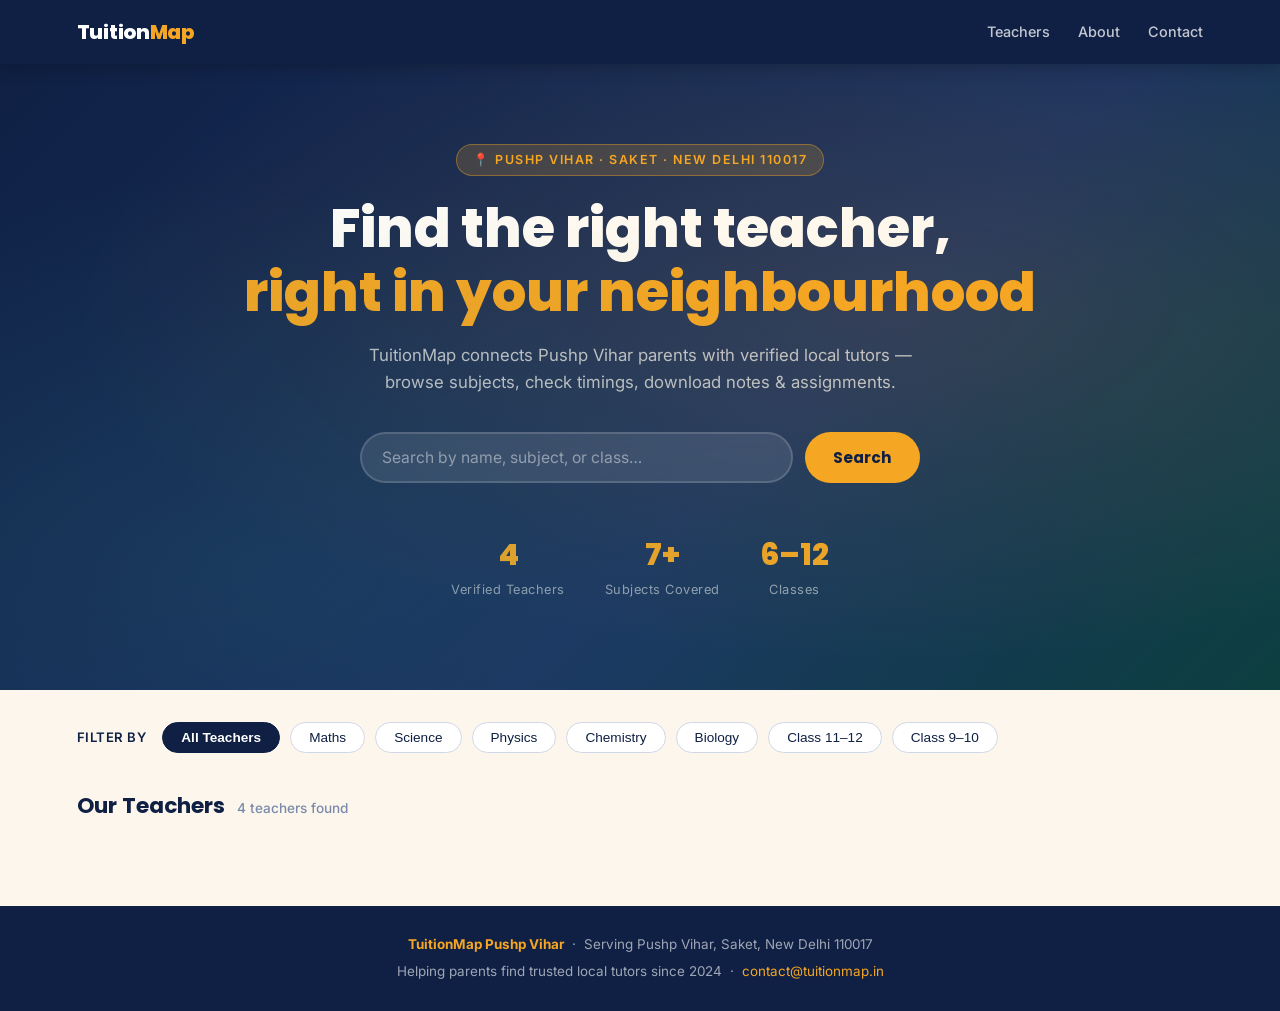
<file: index.html>
<!DOCTYPE html>
<html lang="en">
<head>
  <meta charset="UTF-8" />
  <meta name="viewport" content="width=device-width, initial-scale=1.0" />
  <title>TuitionMap Pushp Vihar — Find Your Teacher</title>
  <link href="https://fonts.googleapis.com/css2?family=Poppins:wght@400;600;700;800&family=Inter:wght@400;500;600&display=swap" rel="stylesheet" />
  <link rel="stylesheet" href="style.css" />
</head>
<body>

<!-- NAV -->
<nav>
  <div class="nav-logo">Tuition<span>Map</span></div>
  <ul class="nav-links">
    <li><a href="#teachers">Teachers</a></li>
    <li><a href="#about">About</a></li>
    <li><a href="mailto:contact@tuitionmap.in">Contact</a></li>
  </ul>
</nav>

<!-- HERO -->
<section class="hero">
  <div class="hero-eyebrow">📍 Pushp Vihar · Saket · New Delhi 110017</div>
  <h1>Find the right teacher,<br/><em>right in your neighbourhood</em></h1>
  <p>TuitionMap connects Pushp Vihar parents with verified local tutors — browse subjects, check timings, download notes &amp; assignments.</p>
  <div class="search-bar">
    <input type="text" id="heroSearch" placeholder="Search by name, subject, or class…" oninput="filterTeachers()" />
    <button onclick="filterTeachers()">Search</button>
  </div>
  <div class="hero-stats">
    <div class="stat"><div class="stat-num">4</div><div class="stat-label">Verified Teachers</div></div>
    <div class="stat"><div class="stat-num">7+</div><div class="stat-label">Subjects Covered</div></div>
    <div class="stat"><div class="stat-num">6–12</div><div class="stat-label">Classes</div></div>
  </div>
</section>

<!-- FILTERS -->
<div class="filters-section">
  <span class="filters-label">Filter by</span>
  <button class="filter-chip active" onclick="setFilter('all', this)">All Teachers</button>
  <button class="filter-chip" onclick="setFilter('maths', this)">Maths</button>
  <button class="filter-chip" onclick="setFilter('science', this)">Science</button>
  <button class="filter-chip" onclick="setFilter('physics', this)">Physics</button>
  <button class="filter-chip" onclick="setFilter('chemistry', this)">Chemistry</button>
  <button class="filter-chip" onclick="setFilter('biology', this)">Biology</button>
  <button class="filter-chip" onclick="setFilter('class 11', this)">Class 11–12</button>
  <button class="filter-chip" onclick="setFilter('class 9', this)">Class 9–10</button>
</div>

<!-- HEADING -->
<div class="section-heading" id="teachers">
  <h2>Our Teachers</h2>
  <span class="result-count" id="resultCount">4 teachers found</span>
</div>

<!-- GRID -->
<div class="grid" id="teacherGrid"></div>
<div class="no-results" id="noResults">
  <h3>No teachers found</h3>
  <p>Try a different subject or class filter.</p>
</div>

<!-- MODAL -->
<div class="overlay" id="overlay" onclick="closeModal(event)">
  <div class="modal" id="modal"></div>
</div>

<!-- FOOTER -->
<footer id="about">
  <p><strong>TuitionMap Pushp Vihar</strong> &nbsp;·&nbsp; Serving Pushp Vihar, Saket, New Delhi 110017</p>
  <p style="margin-top:6px;">Helping parents find trusted local tutors since 2024 &nbsp;·&nbsp;
    <a href="mailto:contact@tuitionmap.in" style="color:var(--saffron);text-decoration:none;">contact@tuitionmap.in</a>
  </p>
</footer>

<script src="script.js"></script>
</body>
</html>
</file>
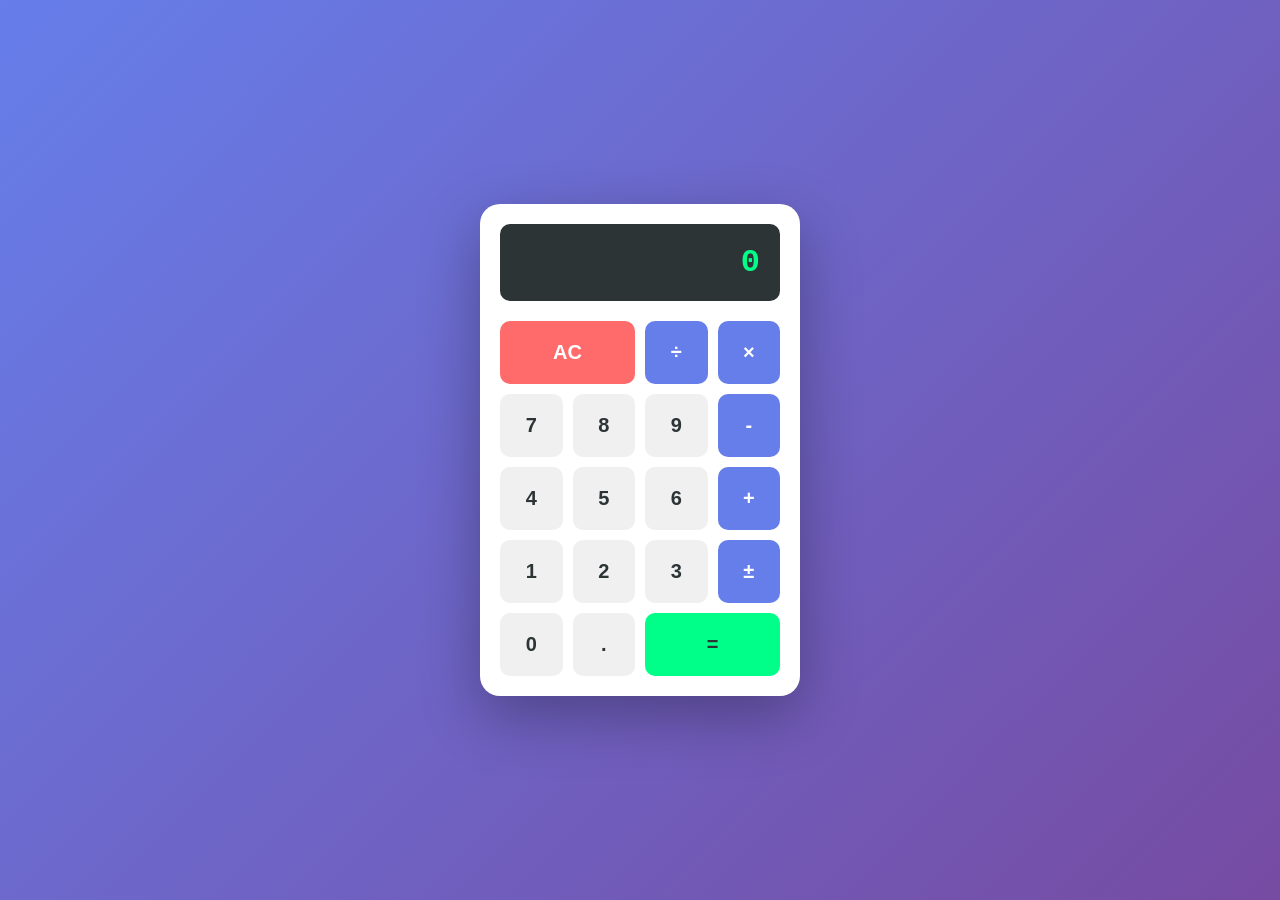
<file: calculator.html>
<!DOCTYPE html>
<html lang="en">
<head>
    <meta charset="UTF-8">
    <meta name="viewport" content="width=device-width, initial-scale=1.0">
    <title>Simple Calculator</title>
    <style>
        * {
            margin: 0;
            padding: 0;
            box-sizing: border-box;
        }

        body {
            display: flex;
            justify-content: center;
            align-items: center;
            min-height: 100vh;
            background: linear-gradient(135deg, #667eea 0%, #764ba2 100%);
            font-family: 'Segoe UI', Tahoma, Geneva, Verdana, sans-serif;
        }

        .calculator {
            background: white;
            border-radius: 20px;
            box-shadow: 0 20px 60px rgba(0, 0, 0, 0.3);
            padding: 20px;
            width: 320px;
        }

        .display {
            background: #2d3436;
            color: #00ff88;
            font-size: 32px;
            padding: 20px;
            border-radius: 10px;
            text-align: right;
            margin-bottom: 20px;
            word-wrap: break-word;
            word-break: break-all;
            min-height: 60px;
            display: flex;
            align-items: center;
            justify-content: flex-end;
            font-weight: bold;
            font-family: 'Courier New', monospace;
        }

        .buttons {
            display: grid;
            grid-template-columns: repeat(4, 1fr);
            gap: 10px;
        }

        button {
            padding: 20px;
            font-size: 20px;
            border: none;
            border-radius: 10px;
            cursor: pointer;
            font-weight: bold;
            transition: all 0.3s ease;
        }

        button:hover {
            transform: translateY(-2px);
            box-shadow: 0 5px 15px rgba(0, 0, 0, 0.2);
        }

        button:active {
            transform: translateY(0);
        }

        .number {
            background: #f0f0f0;
            color: #2d3436;
        }

        .number:hover {
            background: #e0e0e0;
        }

        .operator {
            background: #667eea;
            color: white;
        }

        .operator:hover {
            background: #5568d3;
        }

        .equals {
            grid-column: span 2;
            background: #00ff88;
            color: #2d3436;
        }

        .equals:hover {
            background: #00dd6f;
        }

        .clear {
            grid-column: span 2;
            background: #ff6b6b;
            color: white;
        }

        .clear:hover {
            background: #ee5a52;
        }
    </style>
</head>
<body>
    <div class="calculator">
        <div class="display" id="display">0</div>
        <div class="buttons">
            <button class="clear" onclick="clearDisplay()">AC</button>
            <button class="operator" onclick="appendOperator('/')">&divide;</button>
            <button class="operator" onclick="appendOperator('*')">&times;</button>

            <button class="number" onclick="appendNumber('7')">7</button>
            <button class="number" onclick="appendNumber('8')">8</button>
            <button class="number" onclick="appendNumber('9')">9</button>
            <button class="operator" onclick="appendOperator('-')">-</button>

            <button class="number" onclick="appendNumber('4')">4</button>
            <button class="number" onclick="appendNumber('5')">5</button>
            <button class="number" onclick="appendNumber('6')">6</button>
            <button class="operator" onclick="appendOperator('+')">+</button>

            <button class="number" onclick="appendNumber('1')">1</button>
            <button class="number" onclick="appendNumber('2')">2</button>
            <button class="number" onclick="appendNumber('3')">3</button>
            <button class="operator" onclick="toggleSign()">±</button>

            <button class="number" onclick="appendNumber('0')">0</button>
            <button class="number" onclick="appendNumber('.')">.</button>
            <button class="equals" onclick="calculate()">=</button>
        </div>
    </div>

    <script>
        let display = document.getElementById('display');
        let currentValue = '0';
        let previousValue = '';
        let operation = null;
        let shouldResetDisplay = false;

        function updateDisplay() {
            display.textContent = currentValue;
        }

        function appendNumber(number) {
            if (shouldResetDisplay) {
                currentValue = number;
                shouldResetDisplay = false;
            } else {
                if (currentValue === '0' && number !== '.') {
                    currentValue = number;
                } else if (number === '.' && currentValue.includes('.')) {
                    return;
                } else {
                    currentValue += number;
                }
            }
            updateDisplay();
        }

        function appendOperator(op) {
            if (operation !== null && !shouldResetDisplay) {
                calculate();
            }
            previousValue = currentValue;
            operation = op;
            shouldResetDisplay = true;
        }

        function calculate() {
            if (operation === null || shouldResetDisplay) {
                return;
            }

            let result;
            const prev = parseFloat(previousValue);
            const current = parseFloat(currentValue);

            switch (operation) {
                case '+':
                    result = prev + current;
                    break;
                case '-':
                    result = prev - current;
                    break;
                case '*':
                    result = prev * current;
                    break;
                case '/':
                    result = current !== 0 ? prev / current : 0;
                    break;
                default:
                    return;
            }

            currentValue = result.toString();
            operation = null;
            shouldResetDisplay = true;
            updateDisplay();
        }

        function clearDisplay() {
            currentValue = '0';
            previousValue = '';
            operation = null;
            shouldResetDisplay = false;
            updateDisplay();
        }

        function toggleSign() {
            currentValue = (parseFloat(currentValue) * -1).toString();
            updateDisplay();
        }

        updateDisplay();
    </script>
</body>
</html>
</file>
<file: style.css>
/* ── TOKENS ── */
:root {
  --navy:       #0F2044;
  --navy-mid:   #1A3260;
  --cream:      #FDF6EC;
  --saffron:    #F5A623;
  --teal:       #2A7F7F;
  --teal-lt:    #E8F5F5;
  --pink:       #D94F6B;
  --green:      #2E7D32;
  --purple:     #6A3DB8;
  --orange:     #E65100;
  --blue:       #1565C0;
  --radius:     14px;
  --shadow:     0 4px 24px rgba(15,32,68,.10);
}

*, *::before, *::after { box-sizing: border-box; margin: 0; padding: 0; }
html { scroll-behavior: smooth; }
body {
  font-family: 'Inter', sans-serif;
  background: var(--cream);
  color: var(--navy);
  line-height: 1.6;
}

/* ── NAV ── */
nav {
  background: var(--navy);
  position: sticky; top: 0; z-index: 100;
  display: flex; align-items: center; justify-content: space-between;
  padding: 0 6vw;
  height: 64px;
  box-shadow: 0 2px 16px rgba(0,0,0,.25);
}
.nav-logo {
  font-family: 'Poppins', sans-serif;
  font-weight: 800; font-size: 1.25rem;
  color: #fff; letter-spacing: -.3px;
}
.nav-logo span { color: var(--saffron); }
.nav-links { display: flex; gap: 28px; list-style: none; }
.nav-links a {
  color: rgba(255,255,255,.75);
  text-decoration: none; font-size: .9rem; font-weight: 500;
  transition: color .2s;
}
.nav-links a:hover { color: var(--saffron); }

/* ── HERO ── */
.hero {
  background: linear-gradient(135deg, var(--navy) 0%, var(--navy-mid) 60%, #0d4040 100%);
  padding: 80px 6vw 90px;
  text-align: center;
  position: relative;
  overflow: hidden;
}
.hero::before {
  content: '';
  position: absolute; inset: 0;
  background:
    radial-gradient(ellipse at 70% 40%, rgba(245,166,35,.12) 0%, transparent 65%),
    radial-gradient(ellipse at 20% 80%, rgba(42,127,127,.18) 0%, transparent 55%);
  pointer-events: none;
}
.hero-eyebrow {
  display: inline-block;
  background: rgba(245,166,35,.18);
  border: 1px solid rgba(245,166,35,.4);
  color: var(--saffron);
  font-size: .78rem; font-weight: 600; letter-spacing: 1.5px;
  text-transform: uppercase;
  padding: 5px 16px; border-radius: 50px;
  margin-bottom: 20px;
}
.hero h1 {
  font-family: 'Poppins', sans-serif;
  font-size: clamp(2rem, 5vw, 3.4rem);
  font-weight: 800; color: #fff; line-height: 1.18;
  margin-bottom: 18px;
}
.hero h1 em { color: var(--saffron); font-style: normal; }
.hero p {
  color: rgba(255,255,255,.72);
  font-size: 1.05rem; max-width: 560px;
  margin: 0 auto 36px;
}
.search-bar {
  display: flex; gap: 12px; max-width: 560px; margin: 0 auto;
  position: relative; z-index: 1;
}
.search-bar input {
  flex: 1;
  padding: 14px 20px;
  border: 2px solid rgba(255,255,255,.15);
  border-radius: 50px;
  background: rgba(255,255,255,.10);
  color: #fff;
  font-size: .98rem; font-family: 'Inter', sans-serif;
  outline: none;
  backdrop-filter: blur(8px);
  transition: border-color .2s;
}
.search-bar input::placeholder { color: rgba(255,255,255,.45); }
.search-bar input:focus { border-color: var(--saffron); }
.search-bar button {
  padding: 14px 28px;
  background: var(--saffron);
  border: none; border-radius: 50px;
  font-weight: 700; font-size: .95rem;
  font-family: 'Poppins', sans-serif;
  color: var(--navy); cursor: pointer;
  transition: transform .15s, box-shadow .15s;
  white-space: nowrap;
}
.search-bar button:hover {
  transform: translateY(-2px);
  box-shadow: 0 6px 20px rgba(245,166,35,.4);
}
.hero-stats {
  display: flex; justify-content: center; gap: 40px;
  margin-top: 48px;
}
.stat { text-align: center; }
.stat-num {
  font-family: 'Poppins', sans-serif;
  font-size: 1.9rem; font-weight: 800; color: var(--saffron);
}
.stat-label { font-size: .8rem; color: rgba(255,255,255,.55); letter-spacing: .5px; }

/* ── FILTERS ── */
.filters-section {
  padding: 32px 6vw 0;
  display: flex; flex-wrap: wrap; gap: 10px; align-items: center;
}
.filters-label {
  font-size: .82rem; font-weight: 600; color: var(--navy);
  letter-spacing: .5px; text-transform: uppercase; margin-right: 6px;
}
.filter-chip {
  padding: 7px 18px;
  border: 1.5px solid #d0d8e8;
  border-radius: 50px;
  background: #fff;
  font-size: .85rem; font-weight: 500;
  cursor: pointer; transition: all .18s;
  color: var(--navy);
}
.filter-chip:hover, .filter-chip.active {
  background: var(--navy);
  border-color: var(--navy);
  color: #fff;
}
.filter-chip.active { font-weight: 600; }

/* ── SECTION HEADING ── */
.section-heading {
  padding: 36px 6vw 4px;
  display: flex; align-items: baseline; gap: 12px;
}
.section-heading h2 {
  font-family: 'Poppins', sans-serif;
  font-size: 1.35rem; font-weight: 700;
}
.result-count { font-size: .85rem; color: #7a8aaa; font-weight: 500; }

/* ── TEACHER GRID ── */
.grid {
  display: grid;
  grid-template-columns: repeat(auto-fill, minmax(340px, 1fr));
  gap: 24px;
  padding: 18px 6vw 60px;
}

/* ── TEACHER CARD ── */
.card {
  background: #fff;
  border-radius: var(--radius);
  box-shadow: var(--shadow);
  overflow: hidden;
  border: 1.5px solid #edf0f7;
  transition: transform .22s, box-shadow .22s;
  display: flex; flex-direction: column;
}
.card:hover {
  transform: translateY(-4px);
  box-shadow: 0 12px 40px rgba(15,32,68,.14);
}
.card-header {
  padding: 24px 24px 18px;
  display: flex; gap: 18px; align-items: flex-start;
}
.avatar {
  width: 56px; height: 56px; border-radius: 50%;
  display: flex; align-items: center; justify-content: center;
  font-family: 'Poppins', sans-serif;
  font-size: 1.3rem; font-weight: 800;
  color: #fff; flex-shrink: 0;
}
.card-name {
  font-family: 'Poppins', sans-serif;
  font-size: 1.05rem; font-weight: 700;
}
.card-location { font-size: .8rem; color: #7a8aaa; margin-top: 2px; }
.card-location svg { vertical-align: -2px; margin-right: 3px; }
.subjects-row {
  display: flex; flex-wrap: wrap; gap: 7px;
  padding: 0 24px 18px;
}
.badge {
  font-size: .72rem; font-weight: 600;
  padding: 4px 12px; border-radius: 50px;
  letter-spacing: .3px;
}
.card-divider { height: 1px; background: #edf0f7; margin: 0 24px; }
.card-meta { padding: 16px 24px; display: flex; gap: 20px; }
.meta-item { font-size: .8rem; color: #5a6880; }
.meta-item strong { color: var(--navy); display: block; font-size: .88rem; font-weight: 600; }
.card-actions {
  padding: 14px 24px 20px;
  display: flex; gap: 10px; margin-top: auto;
}
.btn-primary {
  flex: 1; padding: 10px 0;
  background: var(--navy); color: #fff;
  border: none; border-radius: 50px;
  font-family: 'Poppins', sans-serif;
  font-weight: 600; font-size: .88rem;
  cursor: pointer; transition: background .18s;
}
.btn-primary:hover { background: var(--navy-mid); }
.btn-outline {
  padding: 10px 20px;
  background: transparent; color: var(--navy);
  border: 1.5px solid #d0d8e8;
  border-radius: 50px;
  font-family: 'Poppins', sans-serif;
  font-weight: 600; font-size: .88rem;
  cursor: pointer; transition: all .18s;
}
.btn-outline:hover { border-color: var(--navy); background: var(--teal-lt); }

/* ── MODAL ── */
.overlay {
  display: none; position: fixed; inset: 0; z-index: 200;
  background: rgba(10,18,40,.6); backdrop-filter: blur(4px);
  align-items: center; justify-content: center; padding: 20px;
}
.overlay.open { display: flex; }
.modal {
  background: #fff; border-radius: 18px;
  width: 100%; max-width: 680px; max-height: 90vh;
  overflow-y: auto; box-shadow: 0 24px 80px rgba(0,0,0,.28);
  animation: slideUp .28s ease;
}
@keyframes slideUp {
  from { opacity: 0; transform: translateY(30px); }
  to   { opacity: 1; transform: translateY(0); }
}
.modal-header {
  padding: 28px 28px 20px;
  display: flex; align-items: center; gap: 18px;
  border-bottom: 1.5px solid #edf0f7;
  position: sticky; top: 0; background: #fff; z-index: 2;
  border-radius: 18px 18px 0 0;
}
.modal-close {
  margin-left: auto; width: 36px; height: 36px;
  border: none; background: #f3f5fb; border-radius: 50%;
  font-size: 1.1rem; cursor: pointer; color: var(--navy);
  display: flex; align-items: center; justify-content: center;
  transition: background .18s;
}
.modal-close:hover { background: #e0e4ef; }
.modal-body { padding: 24px 28px 32px; }
.modal-section { margin-bottom: 28px; }
.modal-section h3 {
  font-family: 'Poppins', sans-serif;
  font-size: .9rem; font-weight: 700;
  color: var(--teal); text-transform: uppercase;
  letter-spacing: 1px; margin-bottom: 14px;
}
.timetable { width: 100%; border-collapse: collapse; font-size: .88rem; }
.timetable th {
  background: var(--navy); color: #fff;
  padding: 10px 14px; text-align: left;
  font-family: 'Poppins', sans-serif; font-weight: 600;
  font-size: .8rem; letter-spacing: .4px;
}
.timetable th:first-child { border-radius: 8px 0 0 0; }
.timetable th:last-child  { border-radius: 0 8px 0 0; }
.timetable td {
  padding: 10px 14px; border-bottom: 1px solid #edf0f7;
  vertical-align: top;
}
.timetable tr:last-child td { border-bottom: none; }
.timetable tr:nth-child(even) td { background: #f8faff; }
.note-card, .assignment-card {
  background: var(--cream);
  border: 1.5px solid #e8dfc8;
  border-radius: 10px; padding: 14px 16px;
  margin-bottom: 10px; font-size: .9rem;
}
.note-card strong, .assignment-card strong {
  display: block; font-weight: 600; margin-bottom: 4px;
}
.assignment-card .due {
  font-size: .78rem; color: var(--pink); font-weight: 600;
  margin-top: 6px;
}
.contact-grid { display: flex; flex-wrap: wrap; gap: 12px; }
.contact-item {
  background: var(--teal-lt);
  border-radius: 10px; padding: 12px 18px;
  font-size: .88rem; font-weight: 500;
  display: flex; gap: 8px; align-items: center;
}

/* ── NO RESULTS ── */
.no-results { text-align: center; padding: 60px 20px; display: none; }
.no-results.show { display: block; }
.no-results h3 {
  font-family: 'Poppins', sans-serif;
  font-size: 1.1rem; font-weight: 700; margin-bottom: 8px;
}
.no-results p { color: #7a8aaa; }

/* ── FOOTER ── */
footer {
  background: var(--navy);
  color: rgba(255,255,255,.6);
  text-align: center;
  padding: 28px 6vw;
  font-size: .84rem;
}
footer strong { color: var(--saffron); }

/* ── RESPONSIVE ── */
@media (max-width: 600px) {
  .hero { padding: 60px 5vw 70px; }
  .hero-stats { gap: 20px; }
  .search-bar { flex-direction: column; }
  .search-bar button { border-radius: 50px; }
  .grid { grid-template-columns: 1fr; padding: 18px 5vw 50px; }
  .nav-links { display: none; }
  .modal-body { padding: 20px; }
}
</file>
